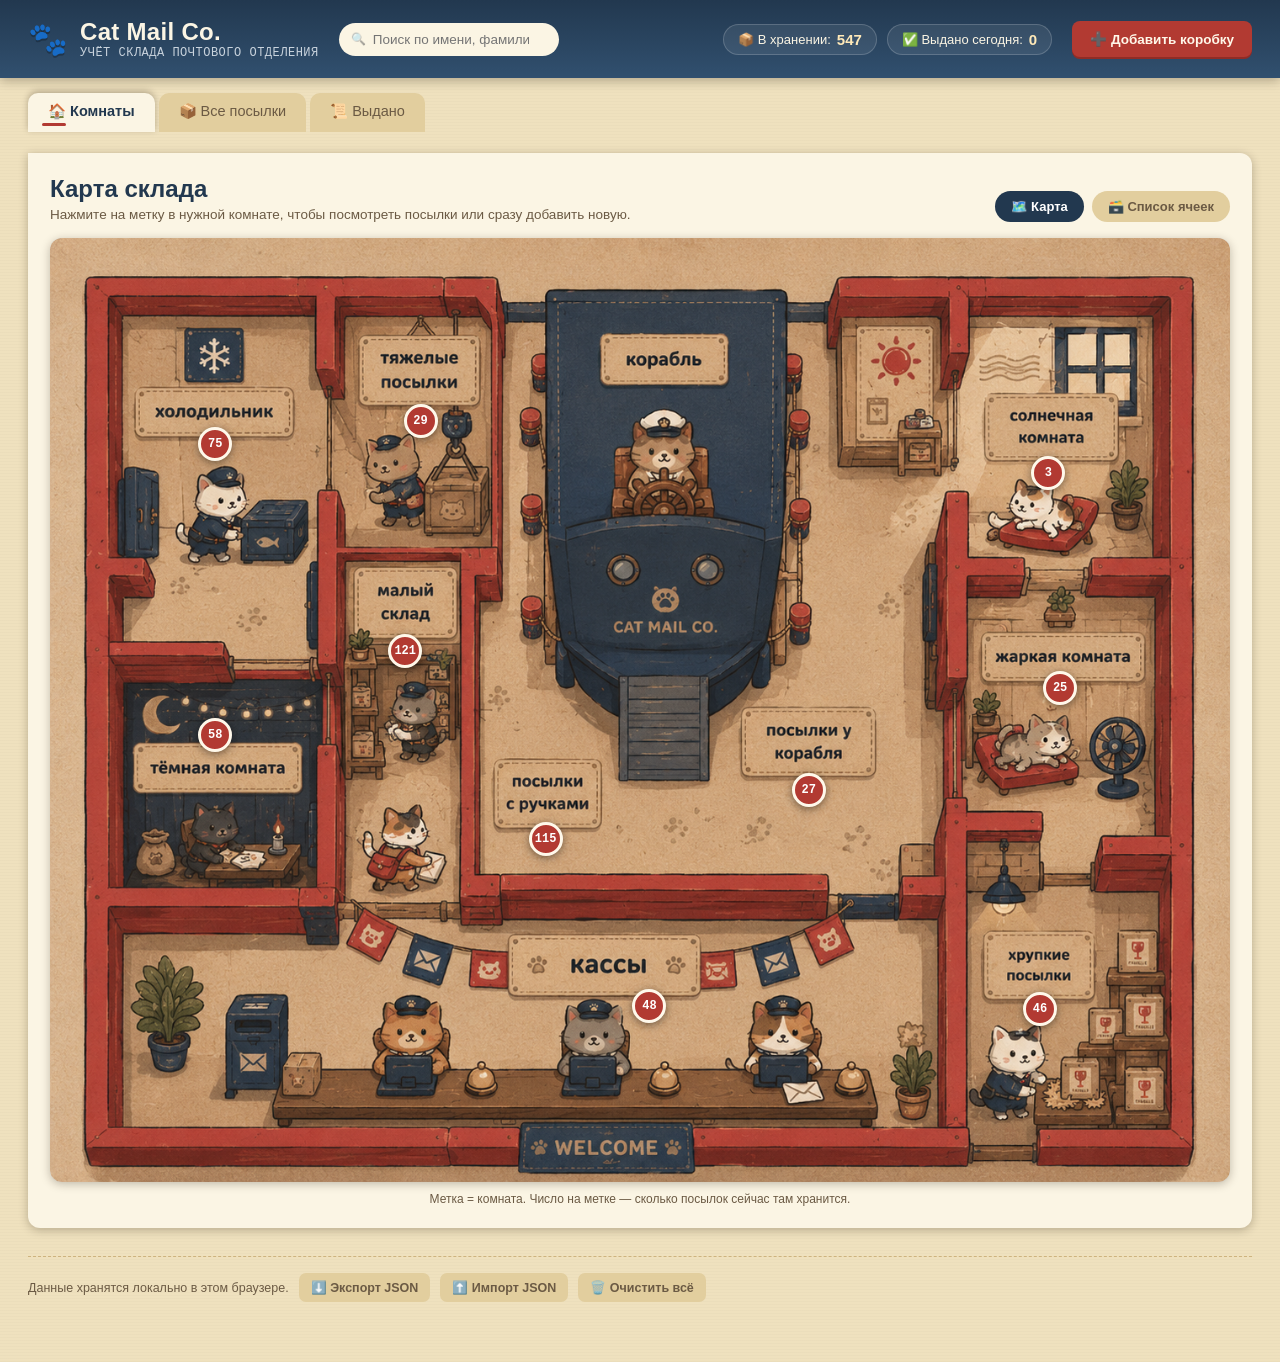
<file: Котооучёт.html>
<!DOCTYPE html>
<html lang="ru"><head>
<meta charset="UTF-8">
<meta name="viewport" content="width=device-width, initial-scale=1.0">
<title>Cat Mail Co. — Склад</title>
<link rel="icon" href="data:image/svg+xml,&lt;svg xmlns=%22http://www.w3.org/2000/svg%22 viewBox=%220 0 100 100%22&gt;&lt;text y=%22.9em%22 font-size=%2290%22&gt;🐾&lt;/text&gt;&lt;/svg&gt;">
<link rel="preconnect" href="https://fonts.googleapis.com">
<link rel="stylesheet" href="style.css">
</head>
<body>

<header class="topbar">
  <div class="brand">
    <span class="paw">🐾</span>
    <div>
      <h1>Cat Mail Co.</h1>
      <p>УЧЁТ СКЛАДА ПОЧТОВОГО ОТДЕЛЕНИЯ</p>
    </div>
  </div>
  <div class="search-wrap">
    <input type="text" id="global-search" placeholder="Поиск по имени, фамилии, формату…">
  </div>
  <div class="stats" id="stats-pills">
      <div class="stat-pill">📦 В хранении: <b>547</b></div>
      <div class="stat-pill">✅ Выдано сегодня: <b>0</b></div>
    </div>
  <button class="btn btn-primary" id="open-add-modal">➕ Добавить коробку</button>
</header>

<nav class="tabs">
  <button class="tab-btn active" data-view="rooms">🏠 Комнаты</button>
  <button class="tab-btn" data-view="list">📦 Все посылки</button>
  <button class="tab-btn" data-view="history">📜 Выдано</button>
</nav>

<main>
  <!-- ROOMS VIEW -->
  <section class="view active" id="view-rooms">
    <div class="panel">
      <div class="rooms-intro">
        <div>
          <h2 id="rooms-title">Карта склада</h2>
          <p id="rooms-subtitle">Нажмите на метку в нужной комнате, чтобы посмотреть посылки или сразу добавить новую.</p>
        </div>
        <div class="subtabs">
          <button class="subtab-btn active" data-sub="map">🗺️ Карта</button>
          <button class="subtab-btn" data-sub="wall">🗃️ Список ячеек</button>
        </div>
      </div>

      <div id="sub-map">
        <div class="map-wrap" id="map-wrap">
        <img id="map-img" src= "map.png">
        <button type="button" class="hotspot" title="Тяжёлые посылки" style="left: 31.4%;top: 19.4%;">29</button><button type="button" class="hotspot" title="Холодильник" style="left: 14%;top: 21.8%;">75</button><button type="button" class="hotspot" title="Солнечная комната" style="left: 84.6%;top: 24.9%;">3</button><button type="button" class="hotspot" title="Малый склад" style="left: 30.1%;top: 43.7%;">121</button><button type="button" class="hotspot" title="Тёмная комната" style="left: 14%;top: 52.6%;">58</button><button type="button" class="hotspot" title="Жаркая комната" style="left: 85.6%;top: 47.6%;">25</button><button type="button" class="hotspot" title="Посылки у корабля" style="left: 64.3%;top: 58.5%;">27</button><button type="button" class="hotspot" title="Посылки с ручками" style="left: 42%;top: 63.6%;">115</button><button type="button" class="hotspot" title="Кассы" style="left: 50.8%;top: 81.3%;">48</button><button type="button" class="hotspot" title="Хрупкие посылки" style="left: 83.9%;top: 81.6%;">46</button></div>
        <div class="map-hint">Метка = комната. Число на метке — сколько посылок сейчас там хранится.</div>
      </div>
       
      <div id="sub-wall" style="display:none;">
        <div class="cubby-wall" id="cubby-wall"></div>
      </div>
    </div>
  </section>

  <!-- LIST VIEW -->
  <section class="view" id="view-list">
    <div class="panel">
      <div class="filters" id="filters"></div>
      <div class="box-list" id="box-list"></div>
    </div>
  </section>

  <!-- HISTORY VIEW -->
  <section class="view" id="view-history">
    <div class="panel">
      <h2 style="margin-bottom:14px;">Выданные посылки</h2>
      <div id="history-list"></div>
    </div>
  </section>

  <div class="footer-tools">
    <span>Данные хранятся локально в этом браузере.</span>
    <button id="export-btn">⬇️ Экспорт JSON</button>
    <button id="import-btn">⬆️ Импорт JSON</button>
    <input type="file" id="import-file" accept="application/json" style="display:none;">
    <button id="clear-btn">🗑️ Очистить всё</button>
  </div>
</main>

<!-- MODAL -->
<div class="modal-overlay hidden" id="modal-overlay">
  <div class="modal">
    <h2 id="modal-title">Новая коробка</h2>
    <div class="sub">Заполните карточку посылки, как на бирке груза.</div>
    <form id="box-form">
      <div class="row2">
        <div class="field">
          <label>Имя получателя</label>
          <input type="text" id="f-name" placeholder="Мурка" required="">
        </div>
        <div class="field">
          <label>Первая буква фамилии</label>
          <input type="text" id="f-surname" maxlength="1" placeholder="К" required="" style="text-transform:uppercase;">
        </div>
      </div>
      <div class="row3">
        <div class="field">
          <label>Место хранения</label>
          <select id="f-room" required=""></select>
        </div>
        <div class="field">
          <label>Формат коробки</label>
          <input type="text" id="f-format" list="format-suggestions" placeholder="Средняя">
          <datalist id="format-suggestions"></datalist>
        </div>
      </div>
      <div class="field">
        <label>Дополнительные условия</label>
        <div class="cond-grid" id="cond-grid"></div>
        <div class="suggest-box" id="suggest-box"></div>
      </div>
      <div class="field">
        <label>Заметка (необязательно)</label>
        <textarea id="f-note" placeholder="Например: срочный заказ, доставить к 18:00…"></textarea>
      </div>
      <div class="modal-actions">
        <button type="button" class="btn btn-secondary" id="cancel-modal">Отмена</button>
        <button type="submit" class="btn btn-primary" id="submit-modal">Сохранить</button>
      </div>
    </form>
  </div>
</div>

<div class="toast" id="toast"></div>

<script src="app.js">
  "use strict";

  /* ================= DATA DEFINITIONS ================= */
  const ROOMS = [
    {id:'hot',         name:'Жаркая комната',       icon:'🔥'},
    {id:'sunny',       name:'Солнечная комната',    icon:'☀️'},
    {id:'registers',   name:'Кассы',                icon:'💰'},
    {id:'handles',     name:'Посылки с ручками',    icon:'🧺'},
    {id:'smallstock',  name:'Малый склад',          icon:'📦'},
    {id:'dark',        name:'Тёмная комната',       icon:'🌑'},
    {id:'fridge',      name:'Холодильник',          icon:'❄️'},
    {id:'fragile',     name:'Хрупкие посылки',      icon:'🥚'},
    {id:'heavy',       name:'Тяжёлые посылки',      icon:'🏋️'},
    {id:'ship',        name:'Посылки у корабля',    icon:'🚢'},
  ];
  const ROOM_MAP = Object.fromEntries(ROOMS.map(r=>[r.id,r]));

  // Координаты меток на карте склада (% от ширины/высоты картинки)
  const MAP_HOTSPOTS = [
    {room:'heavy',      left:31.4, top:19.4},
    {room:'fridge',     left:14.0, top:21.8},
    {room:'sunny',      left:84.6, top:24.9},
    {room:'smallstock', left:30.1, top:43.7},
    {room:'dark',       left:14.0, top:52.6},
    {room:'hot',        left:85.6, top:47.6},
    {room:'ship',       left:64.3, top:58.5},
    {room:'handles',    left:42.0, top:63.6},
    {room:'registers',  left:50.8, top:81.3},
    {room:'fragile',    left:83.9, top:81.6},
  ];

  const CONDITIONS = [
    {id:'ribbon-yellow', name:'Жёлтая лента',      color:'#C9A227'},
    {id:'ribbon-red',    name:'Красная лента',      color:'#B23A32'},
    {id:'ribbon-blue',   name:'Синяя лента',        color:'#3D6C93'},
    {id:'heavy',         name:'Тяжёлая коробка',    color:'#6b4f2b'},
    {id:'fragile',       name:'Хрупкая коробка',    color:'#a15a8e'},
    {id:'warm',          name:'Хранение в тепле',   color:'#c0562b'},
    {id:'cold',          name:'Хранение в холоде',  color:'#3f7fa6'},
    {id:'dark',          name:'Хранение в темноте', color:'#3a3550'},
    {id:'light',         name:'Хранение на свету',  color:'#c9922b'},
    {id:'twine',         name:'Шпагат',              color:'#8a6b3c'},
  ];
  const COND_MAP = Object.fromEntries(CONDITIONS.map(c=>[c.id,c]));

  // Условие -> подсказка о комнате
  const SUGGEST_ROOM = {
    warm:'hot', cold:'fridge', dark:'dark', light:'sunny',
    heavy:'heavy', fragile:'fragile'
  };

  const FORMAT_DEFAULTS = ['Куб','Полукуб','Четверть куба','Большой куб','Вертикальная','С ручками','Подарочная коробка','Письмо','Перевязанный мешок'];

  // Данные, перенесённые из файла «Посылки.xlsx» при первом запуске приложения.
  const SEED_BOXES = [];

  const STORAGE_KEY = 'cat_mail_co_boxes_v1';

  /* ================= STATE ================= */
  let boxes = loadBoxes();
  let state = {
    view:'rooms',
    filterRoom:null,
    filterCond:null,
    filterStatus:'stored', // stored | all
    search:'',
    editingId:null,
    formConditions:new Set()
  };

  function loadBoxes(){
    try{
      const raw = localStorage.getItem(STORAGE_KEY);
      if(raw) return JSON.parse(raw);
      // Первый запуск в этом браузере — заполняем склад данными из Посылки.xlsx
      return [];
    }catch(e){ return []; }
  }
  function saveBoxes(){
    localStorage.setItem(STORAGE_KEY, JSON.stringify(boxes));
  }
  function uid(){
    return 'b_' + Date.now().toString(36) + Math.random().toString(36).slice(2,8);
  }

  /* ================= HELPERS ================= */
  function fmtDate(iso){
    if(!iso) return '';
    const d = new Date(iso);
    return d.toLocaleDateString('ru-RU') + ' ' + d.toLocaleTimeString('ru-RU',{hour:'2-digit',minute:'2-digit'});
  }
  function isToday(iso){
    if(!iso) return false;
    const d = new Date(iso), t = new Date();
    return d.getFullYear()===t.getFullYear() && d.getMonth()===t.getMonth() && d.getDate()===t.getDate();
  }
  function escapeHtml(str){
    return String(str).replace(/[&<>"']/g, s=>({'&':'&amp;','<':'&lt;','>':'&gt;','"':'&quot;',"'":'&#39;'}[s]));
  }
  function showToast(msg, undoFn){
    const t = document.getElementById('toast');
    t.innerHTML = escapeHtml(msg) + (undoFn ? ' <button id="toast-undo">Отменить</button>' : '');
    t.classList.add('show');
    if(undoFn){
      document.getElementById('toast-undo').onclick = ()=>{ undoFn(); t.classList.remove('show'); };
    }
    clearTimeout(showToast._t);
    showToast._t = setTimeout(()=>t.classList.remove('show'), 4500);
  }

  /* ================= RENDER: STATS ================= */
  function renderStats(){
    const stored = boxes.filter(b=>b.status==='stored').length;
    const issuedToday = boxes.filter(b=>b.status==='issued' && isToday(b.issuedAt)).length;
    document.getElementById('stats-pills').innerHTML = `
      <div class="stat-pill">📦 В хранении: <b>${stored}</b></div>
      <div class="stat-pill">✅ Выдано сегодня: <b>${issuedToday}</b></div>
    `;
  }

  /* ================= RENDER: ROOMS ================= */
  function renderRooms(){
    const wall = document.getElementById('cubby-wall');
    wall.innerHTML = ROOMS.map(r=>{
      const count = boxes.filter(b=>b.room===r.id && b.status==='stored').length;
      return `
        <div class="cubby" data-room="${r.id}">
          <span class="tag ${count===0?'empty':''}">${count} шт.</span>
          <span class="icon">${r.icon}</span>
          <span class="rname">${r.name}</span>
          <span class="brass"></span>
        </div>`;
    }).join('');
    wall.querySelectorAll('.cubby').forEach(el=>{
      el.addEventListener('click', ()=>goToRoomList(el.dataset.room));
    });
  }

  function goToRoomList(roomId){
    state.filterRoom = roomId;
    state.filterStatus = 'stored';
    setView('list');
    renderFilters();
    renderList();
  }

  /* ================= RENDER: MAP ================= */
  function renderMap(){
    const wrap = document.getElementById('map-wrap');
    wrap.querySelectorAll('.hotspot').forEach(h=>h.remove());
    closeMapPopover();
    MAP_HOTSPOTS.forEach(hs=>{
      const room = ROOM_MAP[hs.room];
      const count = boxes.filter(b=>b.room===hs.room && b.status==='stored').length;
      const dot = document.createElement('button');
      dot.type = 'button';
      dot.className = 'hotspot' + (count===0 ? ' empty' : '');
      dot.style.left = hs.left + '%';
      dot.style.top = hs.top + '%';
      dot.textContent = count;
      dot.title = room.name;
      dot.addEventListener('click', e=>{
        e.stopPropagation();
        openMapPopover(hs, dot);
      });
      wrap.appendChild(dot);
    });
  }

  function openMapPopover(hotspot, dotEl){
    closeMapPopover();
    const room = ROOM_MAP[hotspot.room];
    const count = boxes.filter(b=>b.room===hotspot.room && b.status==='stored').length;
    const pop = document.createElement('div');
    pop.className = 'map-popover';
    pop.id = 'map-popover';
    pop.style.left = hotspot.left + '%';
    pop.style.top = hotspot.top + '%';
    pop.innerHTML = `
      <button type="button" class="pop-close" data-close>✕</button>
      <div class="pop-head"><span class="icon">${room.icon}</span><h4>${room.name}</h4></div>
      <div class="count">${count} ${count===1?'посылка':'посылок'} в хранении</div>
      <div class="pop-actions">
        <button type="button" class="pop-view">📋 Посылки</button>
        <button type="button" class="pop-add">➕ Добавить</button>
      </div>`;
    document.getElementById('map-wrap').appendChild(pop);
    pop.querySelector('[data-close]').addEventListener('click', e=>{ e.stopPropagation(); closeMapPopover(); });
    pop.querySelector('.pop-view').addEventListener('click', e=>{ e.stopPropagation(); goToRoomList(hotspot.room); });
    pop.querySelector('.pop-add').addEventListener('click', e=>{ e.stopPropagation(); closeMapPopover(); openModal(null, hotspot.room); });
  }
  function closeMapPopover(){
    const existing = document.getElementById('map-popover');
    if(existing) existing.remove();
  }
  document.addEventListener('click', e=>{
    if(!e.target.closest('.map-popover') && !e.target.closest('.hotspot')) closeMapPopover();
  });

  /* ================= RENDER: FILTERS ================= */
  function renderFilters(){
    const wrap = document.getElementById('filters');
    wrap.innerHTML = `
      <select id="filter-room">
        <option value="">Все комнаты</option>
        ${ROOMS.map(r=>`<option value="${r.id}" ${state.filterRoom===r.id?'selected':''}>${r.icon} ${r.name}</option>`).join('')}
      </select>
      <select id="filter-status">
        <option value="stored" ${state.filterStatus==='stored'?'selected':''}>В хранении</option>
        <option value="all" ${state.filterStatus==='all'?'selected':''}>Все статусы</option>
      </select>
      <div class="chip-toggle" id="filter-cond-chips">
        ${CONDITIONS.map(c=>`<span class="chip ${state.filterCond===c.id?'active':''}" data-cond="${c.id}">${c.name}</span>`).join('')}
      </div>
      <div class="spacer"></div>
      <button type="button" class="clear-filters" id="clear-filters-btn">Сбросить фильтры</button>
    `;
    document.getElementById('filter-room').addEventListener('change', e=>{
      state.filterRoom = e.target.value || null; renderList();
    });
    document.getElementById('filter-status').addEventListener('change', e=>{
      state.filterStatus = e.target.value; renderList();
    });
    wrap.querySelectorAll('#filter-cond-chips .chip').forEach(chip=>{
      chip.addEventListener('click', ()=>{
        const c = chip.dataset.cond;
        state.filterCond = state.filterCond===c ? null : c;
        renderFilters(); renderList();
      });
    });
    document.getElementById('clear-filters-btn').addEventListener('click', ()=>{
      state.filterRoom=null; state.filterCond=null; state.filterStatus='stored'; state.search='';
      document.getElementById('global-search').value='';
      renderFilters(); renderList();
    });
  }

  /* ================= RENDER: LIST ================= */
  function matchesFilters(b){
    if(state.filterRoom && b.room !== state.filterRoom) return false;
    if(state.filterCond && !(b.conditions||[]).includes(state.filterCond)) return false;
    if(state.filterStatus==='stored' && b.status!=='stored') return false;
    if(state.search){
      const q = state.search.toLowerCase();
      const hay = [b.name, b.surname, b.format, b.note].join(' ').toLowerCase();
      if(!hay.includes(q)) return false;
    }
    return true;
  }

  function renderList(){
    const listEl = document.getElementById('box-list');
    const filtered = boxes.filter(matchesFilters).sort((a,b)=> (b.createdAt||'').localeCompare(a.createdAt||''));
    if(filtered.length===0){
      listEl.innerHTML = `<div class="empty-state"><span class="em">🐾</span>Тут пока пусто. Похоже, все посылки разобраны или не найдено совпадений.</div>`;
      return;
    }
    listEl.innerHTML = filtered.map(b=>{
      const room = ROOM_MAP[b.room] || {name:'—', icon:'❔'};
      const condPills = (b.conditions||[]).map(cid=>{
        const c = COND_MAP[cid];
        return c ? `<span class="cond-pill" style="background:${c.color}">${c.name}</span>` : '';
      }).join('');
      return `
        <div class="box-card ${b.status==='issued'?'issued':''}" data-id="${b.id}">
          <div class="who">
            <span class="fio">${escapeHtml(b.name)} ${escapeHtml(b.surname||'')}.</span>
            <span class="fmt">${escapeHtml(b.format || 'формат не указан')}</span>
          </div>
          <div class="room-cell">${room.icon} ${room.name}</div>
          <div class="conditions">${condPills || '<span style="color:#a08e6f; font-size:12px;">без условий</span>'}</div>
          <span class="status-badge ${b.status}">${b.status==='stored'?'В хранении':'Выдана'}</span>
          <div class="box-actions">
            ${b.status==='stored' ? `<button class="icon-btn" data-action="issue" title="Выдать NPC">📤</button>` : `<button class="icon-btn" data-action="return" title="Вернуть на склад">↩️</button>`}
            <button class="icon-btn" data-action="edit" title="Изменить">✏️</button>
            <button class="icon-btn danger" data-action="delete" title="Удалить">🗑️</button>
          </div>
        </div>`;
    }).join('');

    listEl.querySelectorAll('.box-card').forEach(card=>{
      const id = card.dataset.id;
      card.querySelectorAll('[data-action]').forEach(btn=>{
        btn.addEventListener('click', ()=>{
          const action = btn.dataset.action;
          if(action==='issue') issueBox(id);
          else if(action==='return') returnBox(id);
          else if(action==='edit') openModal(id);
          else if(action==='delete') deleteBox(id);
        });
      });
    });
  }

  /* ================= RENDER: HISTORY ================= */
  function renderHistory(){
    const el = document.getElementById('history-list');
    const issued = boxes.filter(b=>b.status==='issued').sort((a,b)=>(b.issuedAt||'').localeCompare(a.issuedAt||''));
    if(issued.length===0){
      el.innerHTML = `<div class="empty-state"><span class="em">📜</span>Пока никто ничего не забирал.</div>`;
      return;
    }
    el.innerHTML = issued.map(b=>{
      const room = ROOM_MAP[b.room] || {name:'—', icon:'❔'};
      return `
        <div class="history-row">
          <span class="fio">${escapeHtml(b.name)} ${escapeHtml(b.surname||'')}.</span>
          <span>${room.icon} ${room.name}</span>
          <span>${escapeHtml(b.format||'—')}</span>
          <span class="when">${fmtDate(b.issuedAt)}</span>
          <button class="icon-btn" data-id="${b.id}" data-action="return" title="Вернуть на склад">↩️ Вернуть</button>
        </div>`;
    }).join('');
    el.querySelectorAll('[data-action="return"]').forEach(btn=>{
      btn.addEventListener('click', ()=>returnBox(btn.dataset.id));
    });
  }

  /* ================= CRUD ================= */
  function issueBox(id){
    const b = boxes.find(x=>x.id===id);
    if(!b) return;
    b.status='issued';
    b.issuedAt = new Date().toISOString();
    saveBoxes();
    renderAll();
    showToast(`Посылка для «${b.name} ${b.surname}.» выдана`, ()=>{ returnBox(id); });
  }
  function returnBox(id){
    const b = boxes.find(x=>x.id===id);
    if(!b) return;
    b.status='stored';
    b.issuedAt=null;
    saveBoxes();
    renderAll();
    showToast('Посылка возвращена на склад');
  }
  function deleteBox(id){
    const b = boxes.find(x=>x.id===id);
    if(!b) return;
    if(!confirm(`Удалить карточку «${b.name} ${b.surname}.»? Это необратимо.`)) return;
    boxes = boxes.filter(x=>x.id!==id);
    saveBoxes();
    renderAll();
    showToast('Карточка удалена');
  }

  /* ================= MODAL / FORM ================= */
  const overlay = document.getElementById('modal-overlay');
  const form = document.getElementById('box-form');

  function populateStaticFormBits(){
    const roomSel = document.getElementById('f-room');
    roomSel.innerHTML = ROOMS.map(r=>`<option value="${r.id}">${r.icon} ${r.name}</option>`).join('');

    const dl = document.getElementById('format-suggestions');
    const usedFormats = [...new Set(boxes.map(b=>b.format).filter(Boolean))];
    const allFormats = [...new Set([...FORMAT_DEFAULTS, ...usedFormats])];
    dl.innerHTML = allFormats.map(f=>`<option value="${escapeHtml(f)}">`).join('');

    const condGrid = document.getElementById('cond-grid');
    condGrid.innerHTML = CONDITIONS.map(c=>`<span class="cond-check" data-cond="${c.id}">${c.name}</span>`).join('');
    condGrid.querySelectorAll('.cond-check').forEach(el=>{
      el.addEventListener('click', ()=>{
        const cid = el.dataset.cond;
        if(state.formConditions.has(cid)) state.formConditions.delete(cid);
        else state.formConditions.add(cid);
        refreshCondUI();
        refreshSuggestBox();
      });
    });
  }

  function refreshCondUI(){
    document.querySelectorAll('#cond-grid .cond-check').forEach(el=>{
      const cid = el.dataset.cond;
      const c = COND_MAP[cid];
      if(state.formConditions.has(cid)){
        el.classList.add('on');
        el.style.background = c.color;
        el.style.borderColor = c.color;
      }else{
        el.classList.remove('on');
        el.style.background = '';
        el.style.borderColor = '';
      }
    });
  }

  function refreshSuggestBox(){
    const box = document.getElementById('suggest-box');
    const suggestions = [...state.formConditions]
      .map(cid=>SUGGEST_ROOM[cid])
      .filter(Boolean);
    const uniqueRooms = [...new Set(suggestions)];
    if(uniqueRooms.length===0){
      box.classList.remove('show');
      box.innerHTML='';
      return;
    }
    box.classList.add('show');
    box.innerHTML = '💡 Подходящая комната по условиям: ' + uniqueRooms.map(rid=>{
      const r = ROOM_MAP[rid];
      return `${r.icon} ${r.name} <button type="button" data-room="${rid}">Выбрать</button>`;
    }).join(' &nbsp; ');
    box.querySelectorAll('button[data-room]').forEach(btn=>{
      btn.addEventListener('click', ()=>{
        document.getElementById('f-room').value = btn.dataset.room;
      });
    });
  }

  function openModal(editId, presetRoom){
    state.editingId = editId || null;
    document.getElementById('modal-title').textContent = editId ? 'Изменить коробку' : 'Новая коробка';
    document.getElementById('submit-modal').textContent = editId ? 'Сохранить изменения' : 'Сохранить';
    populateStaticFormBits();

    if(editId){
      const b = boxes.find(x=>x.id===editId);
      document.getElementById('f-name').value = b.name;
      document.getElementById('f-surname').value = b.surname;
      document.getElementById('f-room').value = b.room;
      document.getElementById('f-format').value = b.format || '';
      document.getElementById('f-note').value = b.note || '';
      state.formConditions = new Set(b.conditions || []);
    }else{
      form.reset();
      state.formConditions = new Set();
      document.getElementById('f-room').value = presetRoom || ROOMS[0].id;
    }
    refreshCondUI();
    refreshSuggestBox();
    overlay.classList.remove('hidden');
    setTimeout(()=>document.getElementById('f-name').focus(), 50);
  }
  function closeModal(){
    overlay.classList.add('hidden');
    state.editingId = null;
  }

  form.addEventListener('submit', e=>{
    e.preventDefault();
    const name = document.getElementById('f-name').value.trim();
    const surname = document.getElementById('f-surname').value.trim().toUpperCase();
    const room = document.getElementById('f-room').value;
    const format = document.getElementById('f-format').value.trim();
    const note = document.getElementById('f-note').value.trim();
    if(!name || !surname || !room){ return; }

    if(state.editingId){
      const b = boxes.find(x=>x.id===state.editingId);
      Object.assign(b, {name, surname, room, format, note, conditions:[...state.formConditions]});
      showToast('Изменения сохранены');
    }else{
      boxes.push({
        id:uid(), name, surname, room, format, note,
        conditions:[...state.formConditions],
        status:'stored', createdAt:new Date().toISOString(), issuedAt:null
      });
      showToast('Коробка добавлена на склад');
    }
    saveBoxes();
    closeModal();
    renderAll();
  });

  document.getElementById('open-add-modal').addEventListener('click', ()=>openModal(null));
  document.getElementById('cancel-modal').addEventListener('click', closeModal);
  overlay.addEventListener('click', e=>{ if(e.target===overlay) closeModal(); });
  document.addEventListener('keydown', e=>{ if(e.key==='Escape' && !overlay.classList.contains('hidden')) closeModal(); });

  /* ================= TABS / VIEW ================= */
  function setView(view){
    state.view = view;
    document.querySelectorAll('.tab-btn').forEach(b=>b.classList.toggle('active', b.dataset.view===view));
    document.querySelectorAll('.view').forEach(v=>v.classList.remove('active'));
    document.getElementById('view-'+view).classList.add('active');
  }
  document.querySelectorAll('.tab-btn').forEach(btn=>{
    btn.addEventListener('click', ()=>{
      setView(btn.dataset.view);
      if(btn.dataset.view==='list'){ renderFilters(); renderList(); }
      if(btn.dataset.view==='history'){ renderHistory(); }
      if(btn.dataset.view==='rooms'){
        const activeSub = document.querySelector('.subtab-btn.active');
        if(activeSub && activeSub.dataset.sub==='wall') renderRooms(); else renderMap();
      }
    });
  });

  /* ================= SEARCH ================= */
  let searchTimer;
  document.getElementById('global-search').addEventListener('input', e=>{
    clearTimeout(searchTimer);
    searchTimer = setTimeout(()=>{
      state.search = e.target.value.trim();
      if(state.search && state.view==='rooms'){ setView('list'); renderFilters(); }
      if(state.view==='list') renderList();
    }, 180);
  });

  /* ================= EXPORT / IMPORT / CLEAR ================= */
  document.getElementById('export-btn').addEventListener('click', ()=>{
    const blob = new Blob([JSON.stringify(boxes, null, 2)], {type:'application/json'});
    const a = document.createElement('a');
    a.href = URL.createObjectURL(blob);
    a.download = `cat-mail-co-backup-${new Date().toISOString().slice(0,10)}.json`;
    a.click();
    URL.revokeObjectURL(a.href);
  });
  document.getElementById('import-btn').addEventListener('click', ()=>{
    document.getElementById('import-file').click();
  });
  document.getElementById('import-file').addEventListener('change', e=>{
    const file = e.target.files[0];
    if(!file) return;
    const reader = new FileReader();
    reader.onload = ()=>{
      try{
        const data = JSON.parse(reader.result);
        if(!Array.isArray(data)) throw new Error('bad format');
        if(confirm(`Импортировать ${data.length} записей? Это заменит текущие данные.`)){
          boxes = data;
          saveBoxes();
          renderAll();
          showToast('Данные импортированы');
        }
      }catch(err){
        alert('Не удалось прочитать файл. Убедитесь, что это корректный JSON-экспорт из этого приложения.');
      }
      e.target.value = '';
    };
    reader.readAsText(file);
  });
  document.getElementById('clear-btn').addEventListener('click', ()=>{
    if(confirm('Удалить ВСЕ данные о коробках без возможности восстановления?')){
      boxes = [];
      saveBoxes();
      renderAll();
      showToast('Склад полностью очищен');
    }
  });

  /* ================= ROOMS SUBTABS (карта / список) ================= */
  document.querySelectorAll('.subtab-btn').forEach(btn=>{
    btn.addEventListener('click', ()=>{
      document.querySelectorAll('.subtab-btn').forEach(b=>b.classList.toggle('active', b===btn));
      const sub = btn.dataset.sub;
      document.getElementById('sub-map').style.display = sub==='map' ? '' : 'none';
      document.getElementById('sub-wall').style.display = sub==='wall' ? '' : 'none';
      if(sub==='map') renderMap();
      if(sub==='wall') renderRooms();
    });
  });

  /* ================= INIT ================= */
  function renderAll(){
    renderStats();
    if(state.view==='rooms'){
      const activeSub = document.querySelector('.subtab-btn.active');
      if(activeSub && activeSub.dataset.sub==='wall') renderRooms();
      else renderMap();
    }
    if(state.view==='list'){ renderFilters(); renderList(); }
    if(state.view==='history') renderHistory();
  }
  renderMap();
  renderStats();
})();
</script>


</body></html>
</file>
<file: style.css>
:root{
    --paper:#EFE1BE;
    --paper-dark:#E2CE9E;
    --paper-darker:#CDB37E;
    --white-paper:#FBF5E4;
    --ink:#2E2013;
    --ink-soft:#6b5a44;
    --navy:#22384f;
    --navy-light:#31506f;
    --stamp:#B23A32;
    --stamp-dark:#8f2c26;
    --twine:#C1862B;
    --sage:#5E7F52;
    --sky:#5E80A0;
    --shadow: rgba(35,25,12,.28);
    --radius:12px;
    --font-display:'Baloo 2', sans-serif;
    --font-body:'Nunito Sans', sans-serif;
    --font-mono:'JetBrains Mono', monospace;
  }
  *{box-sizing:border-box;}
  html,body{margin:0;padding:0;}
  body{
    font-family:var(--font-body);
    color:var(--ink);
    background:
      repeating-linear-gradient(0deg, rgba(0,0,0,0.015) 0px, rgba(0,0,0,0.015) 1px, transparent 1px, transparent 3px),
      var(--paper);
    min-height:100vh;
  }
  h1,h2,h3,h4{font-family:var(--font-display); margin:0; color:var(--navy);}
  button{font-family:var(--font-body); cursor:pointer;}
  input,select,textarea{font-family:var(--font-body);}
  ::selection{background:var(--twine); color:var(--white-paper);}

  /* ---------- Header ---------- */
  .topbar{
    background:linear-gradient(180deg, var(--navy) 0%, var(--navy-light) 100%);
    color:var(--white-paper);
    padding:18px 28px;
    display:flex; align-items:center; gap:20px; flex-wrap:wrap;
    box-shadow:0 3px 10px var(--shadow);
    position:sticky; top:0; z-index:20;
  }
  .brand{display:flex; align-items:center; gap:12px;}
  .brand .paw{font-size:32px; filter:drop-shadow(0 2px 0 rgba(0,0,0,.25));}
  .brand h1{color:var(--white-paper); font-size:24px; letter-spacing:.3px;}
  .brand p{margin:0; font-size:12px; color:#c9d3dd; font-family:var(--font-mono); letter-spacing:.5px;}

  .stats{display:flex; gap:10px; margin-left:auto; flex-wrap:wrap;}
  .stat-pill{
    background:rgba(255,255,255,.08);
    border:1px solid rgba(255,255,255,.18);
    border-radius:999px;
    padding:6px 14px;
    font-size:13px;
    display:flex; align-items:center; gap:6px;
    color:inherit; font-family:var(--font-body);
  }
  .stat-pill b{font-family:var(--font-display); font-size:15px; color:#ffe9b8;}
  .stat-pill-clickable{cursor:pointer; transition:background .12s ease, transform .08s ease;}
  .stat-pill-clickable:hover{background:rgba(255,255,255,.18);}
  .stat-pill-clickable:active{transform:translateY(1px);}
  .stat-pill-clickable.has-dups{
    background:rgba(178,58,50,.28); border-color:rgba(178,58,50,.55);
  }
  .stat-pill-clickable.has-dups b{color:#ffd3ce;}
  .stat-pill-clickable.has-dups:hover{background:rgba(178,58,50,.4);}

  .search-wrap{position:relative;}
  .search-wrap input{
    padding:9px 30px 9px 34px;
    border-radius:999px;
    border:none;
    width:220px;
    font-size:13.5px;
    background:var(--white-paper);
    color:var(--ink);
  }
  .search-wrap::before{
    content:"🔍"; position:absolute; left:12px; top:50%; transform:translateY(-50%); font-size:12px; opacity:.6; pointer-events:none;
  }
  .search-clear{
    position:absolute; right:6px; top:50%; transform:translateY(-50%);
    width:20px; height:20px; border-radius:50%; border:none;
    background:rgba(46,32,19,.12); color:var(--ink); font-size:10px; line-height:1;
    display:none; align-items:center; justify-content:center; padding:0;
  }
  .search-clear.show{display:flex;}
  .search-clear:hover{background:rgba(46,32,19,.22);}
  .btn{
    border:none; border-radius:8px; padding:10px 18px; font-weight:700; font-size:13.5px;
    display:inline-flex; align-items:center; gap:6px; transition:transform .08s ease, box-shadow .08s ease;
  }
  .btn:active{transform:translateY(1px);}
  .btn-primary{background:var(--stamp); color:#fff8ea; box-shadow:0 2px 0 var(--stamp-dark);}
  .btn-primary:hover{background:#c34239;}
  .btn-ghost{background:transparent; color:var(--white-paper); border:1px solid rgba(255,255,255,.35);}
  .btn-ghost:hover{background:rgba(255,255,255,.1);}

  /* ---------- Tabs ---------- */
  .tabs{
    display:flex; gap:4px; padding:14px 28px 0; background:transparent;
  }
  .tab-btn{
    background:var(--paper-dark); border:none; padding:10px 20px 12px;
    font-family:var(--font-display); font-size:14.5px; color:var(--ink-soft);
    border-radius:10px 10px 0 0; position:relative; top:1px;
  }
  .tab-btn.active{
    background:var(--white-paper); color:var(--navy); font-weight:700;
    box-shadow:0 -2px 6px var(--shadow);
  }
  .tab-btn.active::after{
    content:""; position:absolute; left:14px; bottom:6px; width:24px; height:3px; background:var(--stamp); border-radius:2px;
  }

  .action-bar{
    max-width:1280px; margin:16px auto 0; padding:0 28px;
    display:flex; gap:14px; flex-wrap:wrap;
  }
  .action-bar .btn{
    font-size:16px; padding:16px 30px; border-radius:11px; gap:10px;
    box-shadow:0 3px 0 rgba(35,25,12,.25);
  }
  .action-bar .btn:hover{transform:translateY(-1px);}
  .action-bar .btn:active{transform:translateY(2px); box-shadow:0 1px 0 rgba(35,25,12,.25);}
  .btn-issue{background:var(--navy); box-shadow:0 3px 0 var(--navy-light);}
  .btn-issue:hover{background:var(--navy-light);}

  main{
    padding:22px 28px 60px; max-width:1280px; margin:0 auto;
  }
  .view{display:none;}
  .view.active{display:block;}
  .panel{
    background:var(--white-paper); border-radius:0 var(--radius) var(--radius) var(--radius);
    padding:22px; box-shadow:0 2px 10px var(--shadow);
  }

  /* ---------- Room cubby wall ---------- */
  .rooms-intro{display:flex; justify-content:space-between; align-items:flex-end; margin-bottom:16px; flex-wrap:wrap; gap:8px;}
  .rooms-intro p{margin:4px 0 0; color:var(--ink-soft); font-size:13.5px;}
  .cubby-wall{
    display:grid; grid-template-columns:repeat(auto-fill, minmax(190px,1fr)); gap:16px;
  }
  .cubby{
    position:relative;
    background:linear-gradient(160deg, var(--paper-dark), var(--paper-darker));
    border-radius:10px;
    padding:18px 16px 22px;
    box-shadow: inset 0 0 0 1px rgba(46,32,19,.12), 0 3px 8px var(--shadow);
    cursor:pointer;
    transition:transform .12s ease, box-shadow .12s ease;
    text-align:left;
  }
  .cubby:hover{transform:translateY(-3px); box-shadow: inset 0 0 0 1px rgba(46,32,19,.12), 0 8px 16px var(--shadow);}
  .cubby .icon{font-size:30px; display:block; margin-bottom:8px;}
  .cubby .rname{font-family:var(--font-display); font-size:15.5px; color:var(--navy); line-height:1.2; display:block; min-height:38px;}
  .cubby .tag{
    position:absolute; top:-8px; right:-6px;
    background:var(--white-paper); color:var(--ink);
    font-family:var(--font-mono); font-size:12px; font-weight:600;
    border-radius:6px; padding:3px 8px; transform:rotate(6deg);
    box-shadow:0 2px 5px var(--shadow); border:1px dashed var(--stamp);
  }
  .cubby .tag.empty{border-color:var(--ink-soft); opacity:.55;}
  .cubby .brass{
    position:absolute; bottom:10px; right:12px; width:20px; height:20px; border-radius:50%;
    background:radial-gradient(circle at 35% 30%, #f3d998, var(--twine)); box-shadow:0 1px 2px rgba(0,0,0,.4) inset;
  }

  /* ---------- Warehouse map ---------- */
  .subtabs{display:flex; gap:8px;}
  .subtab-btn{
    background:var(--paper-dark); border:none; border-radius:999px; padding:8px 16px;
    font-size:13px; font-weight:700; color:var(--ink-soft);
  }
  .subtab-btn.active{background:var(--navy); color:#fff;}
  .map-wrap{
    position:relative; width:100%; border-radius:12px; overflow:hidden;
    box-shadow:0 2px 10px var(--shadow); background:#dbe6ee; line-height:0;
  }
  .map-wrap img{width:100%; display:block; user-select:none; -webkit-user-drag:none;}
  .hotspot{
    position:absolute; transform:translate(-50%,-50%);
    width:34px; height:34px; border-radius:50%;
    background:var(--stamp); border:3px solid #fff8ea;
    box-shadow:0 2px 8px rgba(0,0,0,.45);
    display:flex; align-items:center; justify-content:center;
    cursor:pointer; color:#fff; font-weight:800; font-size:12px; font-family:var(--font-mono);
    animation:hotspot-pulse 2.6s infinite; transition:transform .1s ease;
  }
  .hotspot:hover{transform:translate(-50%,-50%) scale(1.18);}
  .hotspot.empty{background:var(--ink-soft); animation:none;}
  @keyframes hotspot-pulse{
    0%{box-shadow:0 2px 8px rgba(0,0,0,.45), 0 0 0 0 rgba(178,58,50,.55);}
    70%{box-shadow:0 2px 8px rgba(0,0,0,.45), 0 0 0 13px rgba(178,58,50,0);}
    100%{box-shadow:0 2px 8px rgba(0,0,0,.45), 0 0 0 0 rgba(178,58,50,0);}
  }
  .map-popover{
    position:absolute; z-index:30; background:var(--white-paper); border-radius:10px; padding:14px 16px 12px;
    box-shadow:0 12px 30px rgba(0,0,0,.4); width:190px; transform:translate(-50%, 10px);
  }
  .map-popover .pop-head{display:flex; align-items:center; gap:8px; margin-bottom:2px;}
  .map-popover .pop-head .icon{font-size:20px;}
  .map-popover h4{font-size:14.5px; line-height:1.15;}
  .map-popover .count{font-size:11.5px; color:var(--ink-soft); margin:2px 0 10px; font-family:var(--font-mono);}
  .map-popover .pop-actions{display:flex; gap:6px;}
  .map-popover .pop-actions button{flex:1; font-size:12px; padding:8px 6px; border-radius:7px; border:none; font-weight:700;}
  .pop-view{background:var(--navy); color:#fff;}
  .pop-view:hover{background:var(--navy-light);}
  .pop-add{background:var(--stamp); color:#fff;}
  .pop-add:hover{background:#c34239;}
  .pop-close{
    position:absolute; top:4px; right:6px; background:none; border:none; font-size:13px; color:var(--ink-soft); padding:4px;
  }
  .map-hint{font-size:12px; color:var(--ink-soft); margin-top:10px; text-align:center;}

  /* ---------- Filters ---------- */
  .filters{
    display:flex; gap:10px; flex-wrap:wrap; align-items:center; margin-bottom:16px;
    background:var(--paper-dark); padding:12px 14px; border-radius:10px;
  }
  .filters select, .filters input[type=text]{
    padding:8px 10px; border-radius:7px; border:1px solid var(--paper-darker); background:#fff; font-size:13px;
  }
  .filters input#filter-surname{width:150px;}
  .filters .chip-toggle{
    display:grid;
    grid-template-columns:repeat(auto-fill, minmax(148px, 1fr));
    gap:6px;
    flex:1 1 100%;
  }
  .filters .chip-toggle + .chip-toggle{
    padding-left:10px; border-left:1px dashed var(--paper-darker);
  }
  .chip{
    border:1px solid var(--paper-darker); background:#fff; border-radius:999px; padding:6px 12px;
    font-size:12.5px; color:var(--ink-soft); display:flex; align-items:center; justify-content:center;
    gap:5px; text-align:center; width:100%;
  }
  .chip.active{background:var(--navy); color:#fff; border-color:var(--navy);}
  .filters .spacer{flex:1;}
  .clear-filters{background:transparent; border:none; color:var(--stamp); font-size:12.5px; font-weight:700;}

  /* ---------- Box list ---------- */
  .box-list{display:flex; flex-direction:column; gap:10px;}
  .box-card{
    display:grid; grid-template-columns:1.4fr 1fr 1.6fr 1fr auto; gap:14px; align-items:center;
    background:var(--paper); border-radius:10px; padding:14px 16px;
    border-left:5px solid var(--sage);
  }
  .box-card.issued{border-left-color:var(--sky); opacity:.75;}
  .box-card.pending{border-left-color:var(--twine);}
  .box-card .who{display:flex; flex-direction:column;}
  .box-card .who .fio{font-family:var(--font-display); font-size:15.5px; color:var(--navy);}
  .box-card .who .fmt{font-size:12px; color:var(--ink-soft); font-family:var(--font-mono);}
  .box-card .room-cell{display:flex; align-items:center; gap:8px; font-size:13.5px;}
  .box-card .conditions{display:flex; flex-wrap:wrap; gap:5px;}
  .cond-pill{
    font-size:11px; padding:3px 9px; border-radius:999px; font-weight:700; color:#fff;
  }
  .status-badge{font-size:11.5px; font-weight:700; padding:4px 10px; border-radius:999px; justify-self:start;}
  .status-badge.stored{background:#e4efe0; color:var(--sage);}
  .status-badge.issued{background:#e2ecf3; color:var(--sky);}
  .status-badge.pending{background:#fdf1dc; color:var(--twine);}
  .box-actions{display:flex; gap:6px; justify-self:end;}
  .icon-btn{
    background:var(--white-paper); border:1px solid var(--paper-darker); border-radius:7px; padding:7px 9px; font-size:14px;
  }
  .icon-btn:hover{background:#fff;}
  .icon-btn.danger:hover{background:#fbe4e2; border-color:var(--stamp);}

  .empty-state{
    text-align:center; padding:50px 20px; color:var(--ink-soft);
  }
  .empty-state .em{font-size:38px; display:block; margin-bottom:10px;}

  /* ---------- History ---------- */
  .history-row{
    display:grid; grid-template-columns:1.4fr 1fr 1fr 1fr auto; gap:14px; align-items:center;
    padding:12px 16px; border-bottom:1px solid var(--paper-dark); font-size:13.5px;
  }
  .history-row:last-child{border-bottom:none;}
  .history-row .fio{font-family:var(--font-display); color:var(--navy); font-size:14.5px;}
  .history-row .when{font-family:var(--font-mono); color:var(--ink-soft); font-size:12px;}

  /* ---------- Modal ---------- */
  .modal-overlay{
    position:fixed; inset:0; background:rgba(20,14,8,.55); display:flex; align-items:center; justify-content:center;
    z-index:50; padding:20px;
  }
  .modal-overlay.hidden{display:none;}

  /* ---------- Generic utility ---------- */
  .hidden{display:none !important;}

  /* ---------- Login screen ---------- */
  .login-overlay{
    position:fixed; inset:0; z-index:200;
    display:flex; align-items:center; justify-content:center;
    background:
      repeating-linear-gradient(0deg, rgba(0,0,0,0.015) 0px, rgba(0,0,0,0.015) 1px, transparent 1px, transparent 3px),
      var(--paper);
    padding:20px;
  }
  .login-box{
    background:var(--white-paper); border-radius:14px; width:100%; max-width:380px;
    padding:32px 30px 26px; box-shadow:0 20px 50px var(--shadow);
    text-align:center;
  }
  .login-brand{display:flex; flex-direction:column; align-items:center; gap:4px; margin-bottom:4px;}
  .login-brand .paw{font-size:40px; filter:drop-shadow(0 2px 0 rgba(0,0,0,.2));}
  .login-brand h1{font-size:22px; color:var(--navy);}
  .login-sub{color:var(--ink-soft); font-size:13px; margin:0 0 20px;}
  .login-box form{text-align:left;}
  .login-box .field{margin-bottom:14px;}
  .login-box .field label{display:block; font-size:12.5px; font-weight:700; color:var(--navy); margin-bottom:5px;}
  .login-box .field input{
    width:100%; padding:10px 12px; border-radius:8px; border:1px solid var(--paper-darker); font-size:14px; background:#fff;
  }
  .login-error{color:var(--stamp); font-size:12.5px; min-height:14px; margin:-4px 0 10px; text-align:left;}
  .login-submit{width:100%; justify-content:center; padding:11px;}
  .modal{
    background:var(--white-paper); border-radius:14px; width:100%; max-width:560px; max-height:90vh; overflow:auto;
    padding:26px 28px 22px; box-shadow:0 20px 50px rgba(0,0,0,.4);
  }
  .modal.modal-wide{max-width:640px;}
  .modal h2{font-size:20px; margin-bottom:4px;}
  .modal .sub{color:var(--ink-soft); font-size:12.5px; margin-bottom:18px;}
  .field{margin-bottom:15px;}
  .field label{display:block; font-size:12.5px; font-weight:700; color:var(--navy); margin-bottom:5px; letter-spacing:.2px;}
  .field input[type=text], .field select, .field textarea{
    width:100%; padding:10px 12px; border-radius:8px; border:1px solid var(--paper-darker); font-size:14px; background:#fff;
  }
  .field textarea{resize:vertical; min-height:50px;}
  .row2{display:grid; grid-template-columns:1fr 1fr; gap:12px;}
  .row3{display:grid; grid-template-columns:2fr 1fr; gap:12px;}
  .cond-grid{display:flex; flex-wrap:wrap; gap:8px;}
  .field + .field{margin-top:-3px;}
  .cond-check{
    border:1.5px solid var(--paper-darker); border-radius:999px; padding:7px 13px; font-size:12.5px; font-weight:600;
    background:#fff; color:var(--ink-soft); display:inline-flex; align-items:center; gap:6px;
  }
  .cond-check.on{color:#fff; border-color:transparent;}
  .suggest-box{
    margin-top:8px; font-size:12.5px; color:var(--ink-soft); background:#fdf6e6; border:1px dashed var(--twine);
    border-radius:8px; padding:9px 12px; display:none;
  }
  .suggest-box.show{display:block;}
  .suggest-box button{
    background:var(--twine); color:#fff; border:none; border-radius:6px; padding:3px 9px; font-size:12px; margin-left:6px; font-weight:700;
  }
  .issue-results{
    margin-top:6px; max-height:320px; overflow-y:auto;
    display:flex; flex-direction:column; gap:8px;
  }
  .issue-results .empty-state{padding:26px 10px; font-size:13px;}
  .issue-results .empty-state .em{font-size:30px;}
  .issue-result-card{
    display:flex; align-items:center; justify-content:space-between; gap:12px; flex-wrap:wrap;
    background:var(--paper); border-radius:10px; padding:12px 14px;
    border-left:5px solid var(--sage);
  }
  .issue-result-card .who{display:flex; flex-direction:column; gap:2px; min-width:120px;}
  .issue-result-card .who .fio{font-family:var(--font-display); font-size:15px; color:var(--navy);}
  .issue-result-card .who .fmt{font-size:11.5px; color:var(--ink-soft); font-family:var(--font-mono);}
  .issue-result-card .conditions{display:flex; flex-wrap:wrap; gap:5px; flex:1;}
  .issue-result-card .issue-pick-btn{padding:8px 14px; font-size:12.5px; white-space:nowrap;}

  .dup-list{margin-top:6px; max-height:440px; overflow-y:auto; display:flex; flex-direction:column; gap:16px;}
  .dup-list .empty-state{padding:26px 10px; font-size:13px;}
  .dup-list .empty-state .em{font-size:30px;}
  .dup-group{
    background:var(--paper); border-radius:12px; padding:14px 14px 12px;
    border:1px dashed var(--twine);
  }
  .dup-group-head{
    display:flex; align-items:center; justify-content:space-between; gap:10px; flex-wrap:wrap;
    margin-bottom:10px;
  }
  .dup-group-title{font-family:var(--font-display); font-size:14px; color:var(--navy);}
  .dup-dismiss-btn{
    background:transparent; border:none; color:var(--ink-soft); font-size:12px;
    text-decoration:underline; font-weight:600;
  }
  .dup-dismiss-btn:hover{color:var(--stamp);}
  .dup-group-cards{display:flex; flex-direction:column; gap:8px;}
  .dup-card{
    display:flex; align-items:center; justify-content:space-between; gap:12px; flex-wrap:wrap;
    background:var(--white-paper); border-radius:10px; padding:10px 14px;
    border-left:5px solid var(--sky);
  }
  .dup-card .who{display:flex; flex-direction:column; gap:1px; min-width:130px;}
  .dup-card .who .fio{font-family:var(--font-display); font-size:14.5px; color:var(--navy);}
  .dup-card .who .fmt{font-size:11px; color:var(--ink-soft); font-family:var(--font-mono);}
  .dup-card .conditions{display:flex; flex-wrap:wrap; gap:5px; flex:1;}
  .dup-card .dup-pick-btn{padding:7px 12px; font-size:12px; white-space:nowrap;}

  .btn-stats{background:var(--sage); box-shadow:0 3px 0 #4a6740;}
  .btn-stats:hover{background:#6d9260;}

  .flow-verdict{
    border-radius:10px; padding:12px 16px; font-size:13.5px; font-weight:700;
    margin-bottom:14px; line-height:1.4;
  }
  .flow-verdict.balance{background:#e8eef7; color:var(--navy-light);}
  .flow-verdict.growing{background:#fdf1dc; color:var(--twine);}
  .flow-verdict.shrinking{background:#e4efe0; color:var(--sage);}

  .flow-summary{
    display:grid; grid-template-columns:repeat(auto-fit, minmax(120px,1fr)); gap:10px;
    margin-bottom:16px;
  }
  .flow-summary-card{
    background:var(--paper); border-radius:10px; padding:12px 10px; text-align:center;
  }
  .flow-summary-num{display:block; font-family:var(--font-display); font-size:22px; color:var(--navy);}
  .flow-summary-label{display:block; font-size:11px; color:var(--ink-soft); margin-top:2px;}

  .flow-legend{display:flex; gap:16px; font-size:12px; color:var(--ink-soft); margin-bottom:8px;}
  .flow-legend span{display:flex; align-items:center; gap:6px;}
  .flow-swatch{width:10px; height:10px; border-radius:3px; display:inline-block;}
  .flow-swatch.received{background:var(--sage);}
  .flow-swatch.issued{background:var(--sky);}

  .flow-chart{
    display:flex; align-items:flex-end; gap:4px; height:150px;
    background:var(--paper); border-radius:10px; padding:12px 10px 6px;
  }
  .flow-day{flex:1; min-width:0; display:flex; flex-direction:column; align-items:center; gap:4px; height:100%;}
  .flow-bars{flex:1; display:flex; align-items:flex-end; gap:2px; width:100%;}
  .flow-bar{flex:1; border-radius:2px 2px 0 0; min-height:2px;}
  .flow-bar.received{background:var(--sage);}
  .flow-bar.issued{background:var(--sky);}
  .flow-day-label{font-size:8.5px; color:var(--ink-soft); font-family:var(--font-mono); white-space:nowrap;}

  .modal-actions{display:flex; justify-content:flex-end; gap:10px; margin-top:20px;}
  .btn-secondary{background:var(--paper-dark); color:var(--ink);}
  .btn-secondary:hover{background:var(--paper-darker);}

  .toast{
    position:fixed; bottom:24px; left:50%; transform:translateX(-50%) translateY(20px);
    background:var(--navy); color:#fff; padding:12px 20px; border-radius:999px; font-size:13.5px;
    box-shadow:0 6px 20px rgba(0,0,0,.3); z-index:100; opacity:0; pointer-events:none; transition:all .25s ease;
    display:flex; align-items:center; gap:10px;
  }
  .toast.show{opacity:1; transform:translateX(-50%) translateY(0);}
  .toast button{background:rgba(255,255,255,.15); border:none; color:#fff; border-radius:6px; padding:4px 10px; font-size:12px; font-weight:700;}

  .footer-tools{
    margin-top:28px; padding-top:16px; border-top:1px dashed var(--paper-darker);
    display:flex; gap:10px; flex-wrap:wrap; align-items:center; font-size:12.5px; color:var(--ink-soft);
  }
  .footer-tools button{background:var(--paper-dark); border:none; border-radius:7px; padding:7px 12px; font-size:12.5px; color:var(--ink-soft); font-weight:700;}
  .footer-tools button:hover{background:var(--paper-darker);}

  @media (max-width:760px){
    .box-card{grid-template-columns:1fr; gap:8px;}
    .box-actions{justify-self:start;}
    .history-row{grid-template-columns:1fr; gap:4px;}
    .row2, .row3{grid-template-columns:1fr;}
    .topbar{padding:14px 16px;}
    main{padding:16px 14px 50px;}
    .action-bar{padding:0 14px; flex-direction:column;}
    .action-bar .btn{width:100%; justify-content:center;}
    .filters input#filter-surname{width:100%;}
    .issue-result-card{flex-direction:column; align-items:stretch;}
    .issue-result-card .issue-pick-btn{width:100%; justify-content:center;}
    .dup-card{flex-direction:column; align-items:stretch;}
    .dup-card .dup-pick-btn{width:100%; justify-content:center;}
    .flow-chart{overflow-x:auto;}
    .flow-day{min-width:22px;}
    .flow-summary{grid-template-columns:repeat(2, 1fr);}
  }
</file>
